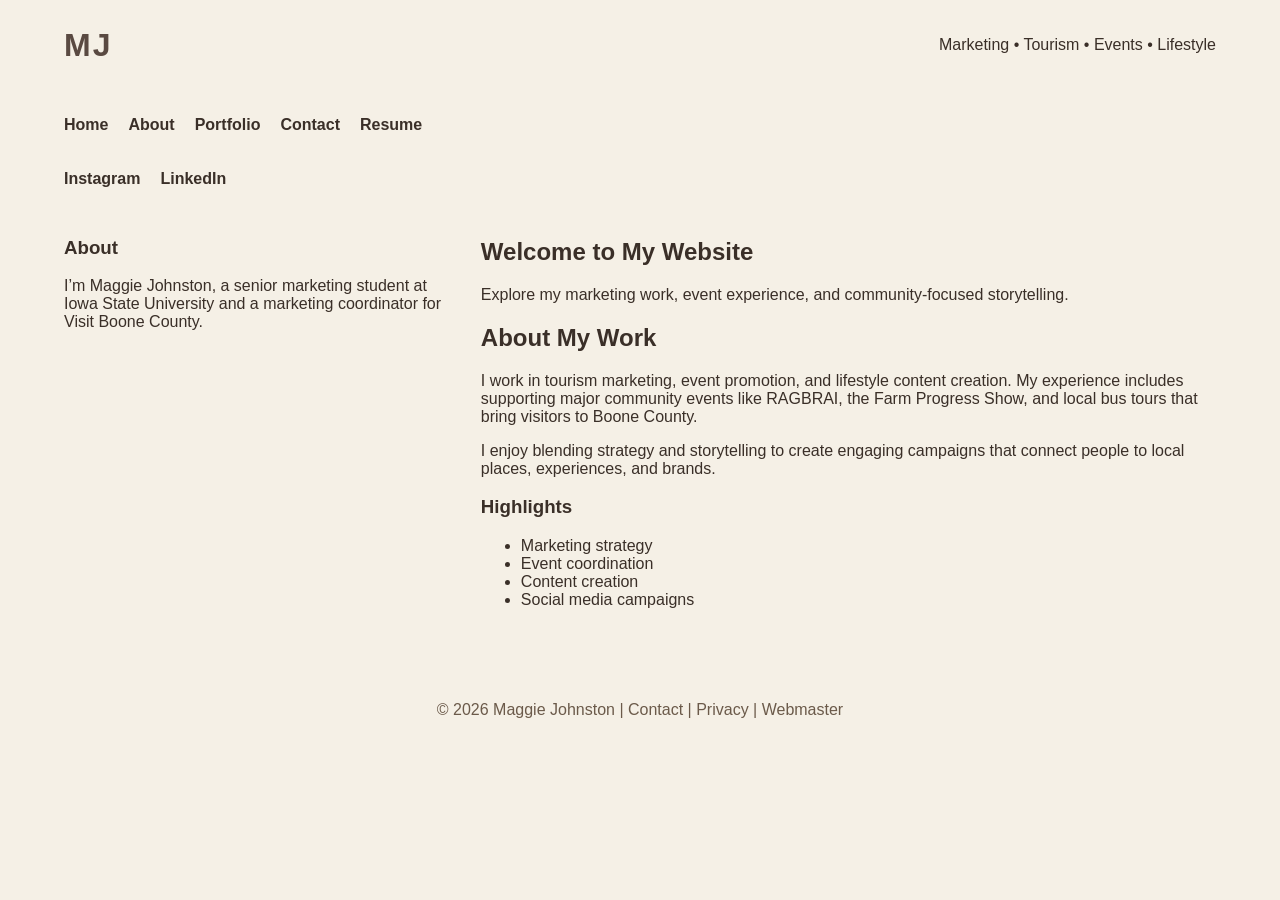
<file: index.html>
<!DOCTYPE html>
<html lang="en">
<head>
    <meta charset="UTF-8">
    <meta name="viewport" content="width=device-width, initial-scale=1.0">
    <title>Maggie Johnston | Home</title>
    <link rel="stylesheet" href="style.css">
    <script src="nav.js" defer></script>
</head>

<body>
    <div class="page-wrapper">

        <header class="masthead">
            <div class="logo-box">
                <div class="logo">MJ</div>
            </div>
            <div class="masthead-copy">
                <p>Marketing • Tourism • Events • Lifestyle</p>
            </div>
        </header>

        <nav id="primary-nav" class="primary-nav"></nav>
        <nav id="secondary-nav" class="secondary-nav"></nav>

        <main class="home-layout">
            <aside class="left-rail">
                <h3>About</h3>
                <p>I’m Maggie Johnston, a senior marketing student at Iowa State University and a marketing coordinator for Visit Boone County.</p>
            </aside>

            <section class="main-panel">
                <div class="hero-card">
                    <h1>Welcome to My Website</h1>
                    <p>Explore my marketing work, event experience, and community-focused storytelling.</p>
                </div>

                <div class="content-grid">
                    <article class="feature-copy">
                        <h2>About My Work</h2>
                        <p>
                            I work in tourism marketing, event promotion, and lifestyle content creation.
                            My experience includes supporting major community events like RAGBRAI, the
                            Farm Progress Show, and local bus tours that bring visitors to Boone County.
                        </p>
                        <p>
                            I enjoy blending strategy and storytelling to create engaging campaigns that
                            connect people to local places, experiences, and brands.
                        </p>
                    </article>

                    <aside class="info-panel">
                        <h3>Highlights</h3>
                        <ul>
                            <li>Marketing strategy</li>
                            <li>Event coordination</li>
                            <li>Content creation</li>
                            <li>Social media campaigns</li>
                        </ul>
                    </aside>
                </div>
            </section>
        </main>

        <footer>
            <p>&copy; 2026 Maggie Johnston | Contact | Privacy | Webmaster</p>
        </footer>

    </div>
</body>
</html>
</file>
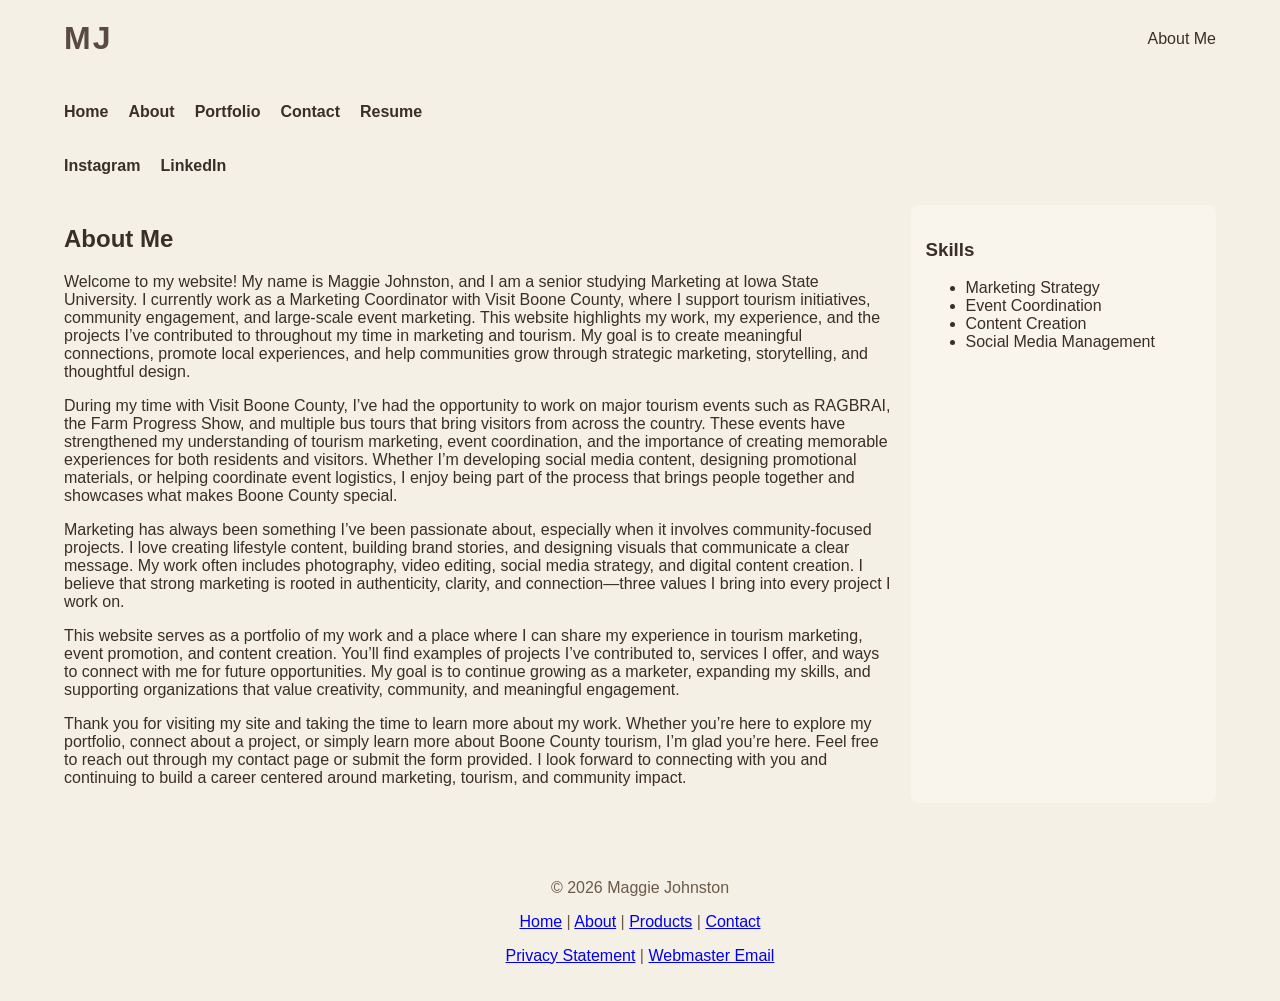
<file: about.html>
<!DOCTYPE html>
<html lang="en">
<head>
    <meta charset="UTF-8">
    <meta name="viewport" content="width=device-width, initial-scale=1.0">
    <title>About Me</title>
    <link rel="stylesheet" href="style.css">
    <script src="nav.js" defer></script>
</head>

<body>
<div class="page-wrapper">

<header>
    <div class="logo">MJ</div>
    <div class="info-graphics">About Me</div>
</header>

<nav id="primary-nav"></nav>
<nav id="secondary-nav"></nav>

<main>
    <section class="content">
        <h1>About Me</h1>
       <p>
Welcome to my website! My name is Maggie Johnston, and I am a senior studying Marketing at Iowa State University. I currently work as a Marketing Coordinator with Visit Boone County, where I support tourism initiatives, community engagement, and large‑scale event marketing. This website highlights my work, my experience, and the projects I’ve contributed to throughout my time in marketing and tourism. My goal is to create meaningful connections, promote local experiences, and help communities grow through strategic marketing, storytelling, and thoughtful design.
</p>

<p>
During my time with Visit Boone County, I’ve had the opportunity to work on major tourism events such as RAGBRAI, the Farm Progress Show, and multiple bus tours that bring visitors from across the country. These events have strengthened my understanding of tourism marketing, event coordination, and the importance of creating memorable experiences for both residents and visitors. Whether I’m developing social media content, designing promotional materials, or helping coordinate event logistics, I enjoy being part of the process that brings people together and showcases what makes Boone County special.
</p>

<p>
Marketing has always been something I’ve been passionate about, especially when it involves community‑focused projects. I love creating lifestyle content, building brand stories, and designing visuals that communicate a clear message. My work often includes photography, video editing, social media strategy, and digital content creation. I believe that strong marketing is rooted in authenticity, clarity, and connection—three values I bring into every project I work on.
</p>

<p>
This website serves as a portfolio of my work and a place where I can share my experience in tourism marketing, event promotion, and content creation. You’ll find examples of projects I’ve contributed to, services I offer, and ways to connect with me for future opportunities. My goal is to continue growing as a marketer, expanding my skills, and supporting organizations that value creativity, community, and meaningful engagement.
</p>

<p>
Thank you for visiting my site and taking the time to learn more about my work. Whether you’re here to explore my portfolio, connect about a project, or simply learn more about Boone County tourism, I’m glad you’re here. Feel free to reach out through my contact page or submit the form provided. I look forward to connecting with you and continuing to build a career centered around marketing, tourism, and community impact.
</p>
    </section>

    <aside class="sidebar">
        <h3>Skills</h3>
        <ul>
            <li>Marketing Strategy</li>
            <li>Event Coordination</li>
            <li>Content Creation</li>
            <li>Social Media Management</li>
        </ul>
    </aside>
</main>

<footer>
    <p>&copy; 2026 Maggie Johnston</p>
    <p>
        <a href="index.html">Home</a> |
        <a href="about.html">About</a> |
        <a href="products.html">Products</a> |
        <a href="contact.html">Contact</a>
    </p>
    <p>
        <a href="#">Privacy Statement</a> |
        <a href="mailto:webmaster@yourdomain.com">Webmaster Email</a>
    </p>
</footer>


</div>
</body>
</html>
</file>
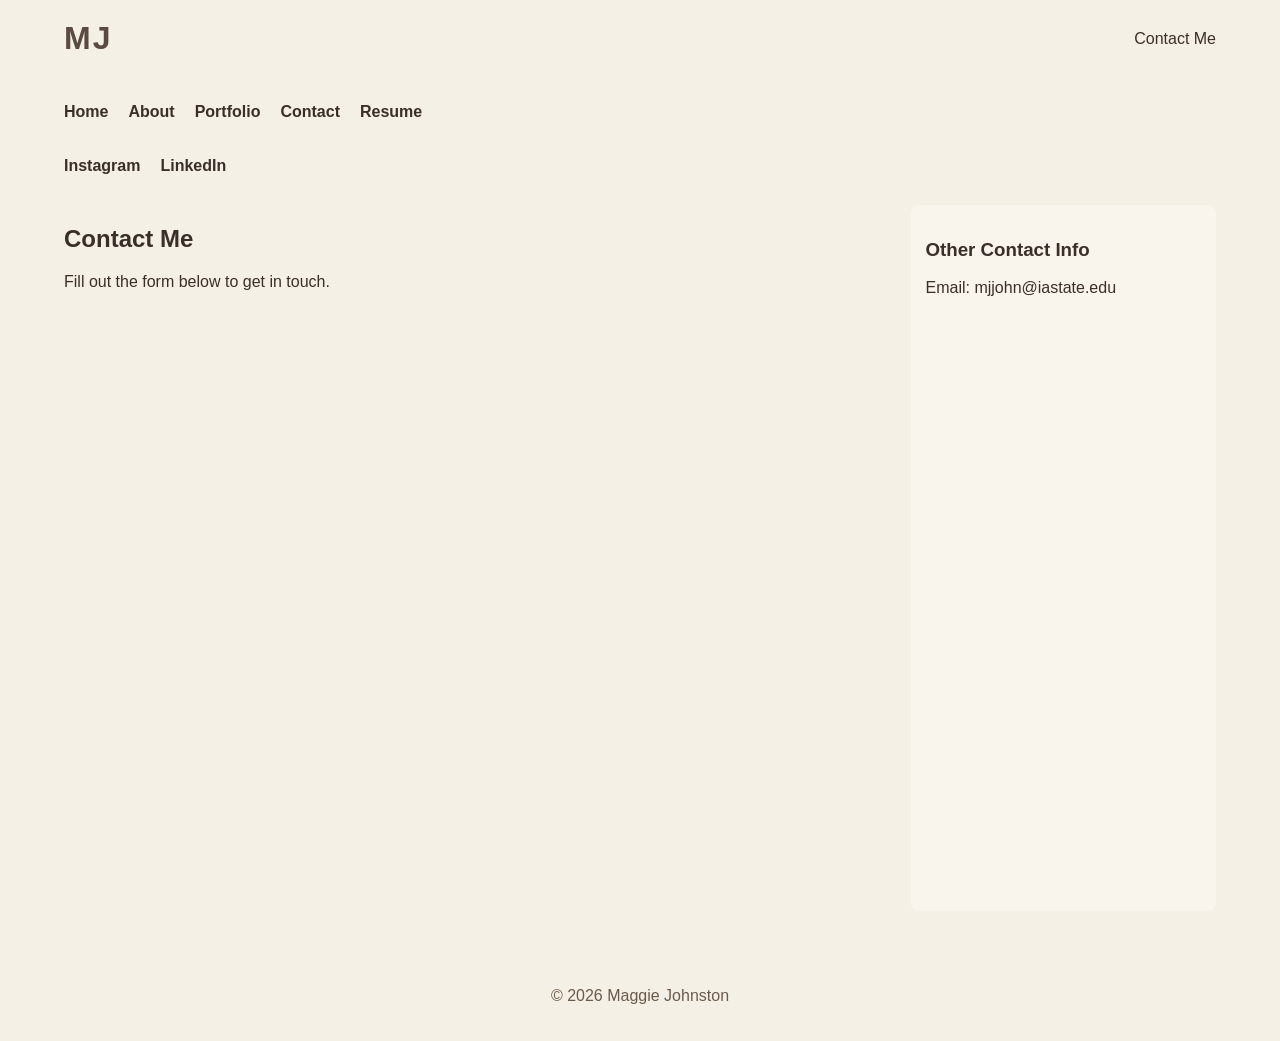
<file: contact.html>
<!DOCTYPE html>
<html lang="en">
<head>
    <meta charset="UTF-8">
    <meta name="viewport" content="width=device-width, initial-scale=1.0">
    <title>Contact</title>
    <link rel="stylesheet" href="style.css">
    <script src="nav.js" defer></script>
</head>

<body>
<div class="page-wrapper">

<header>
    <div class="logo">MJ</div>
    <div class="info-graphics">Contact Me</div>
</header>

<nav id="primary-nav"></nav>
<nav id="secondary-nav"></nav>

<main>
    <section class="content">
        <h1>Contact Me</h1>
        <p>Fill out the form below to get in touch.</p>

        <!-- Replace YOUR_FORM_LINK with your actual Google Form embed link -->
        <iframe src="https://docs.google.com/forms/d/e/1FAIpQLSedWYI9Rm17_4P029QakPzzxucPjKlMfZ_YCyDbh3V1CCTyTw/viewform?usp=publish-editor"
                width="100%" height="600" frameborder="0" marginheight="0" marginwidth="0">
            Loading…
        </iframe>
    </section>

    <aside class="sidebar">
        <h3>Other Contact Info</h3>
        <p>Email: mjjohn@iastate.edu</p>
    </aside>
</main>

<footer>
    <p>&copy; 2026 Maggie Johnston</p>
</footer>

</div>
</body>
</html>
</file>
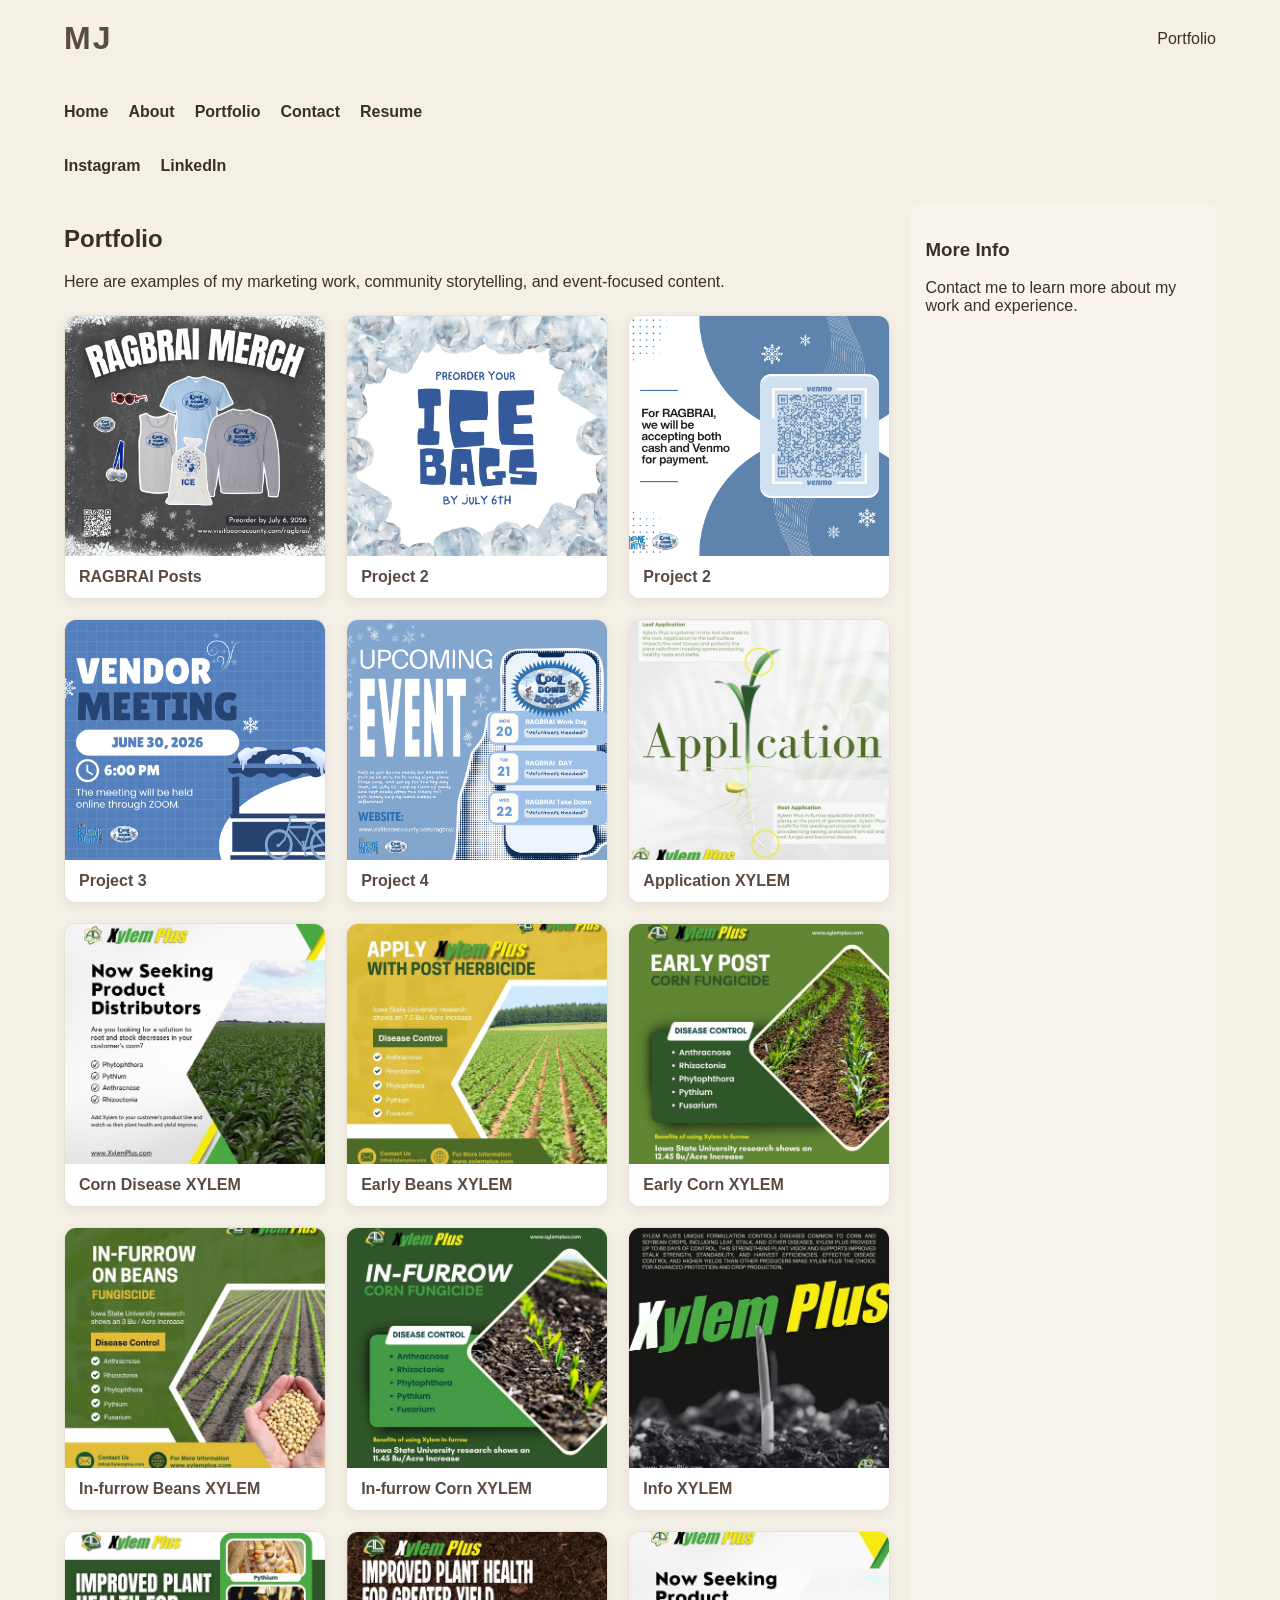
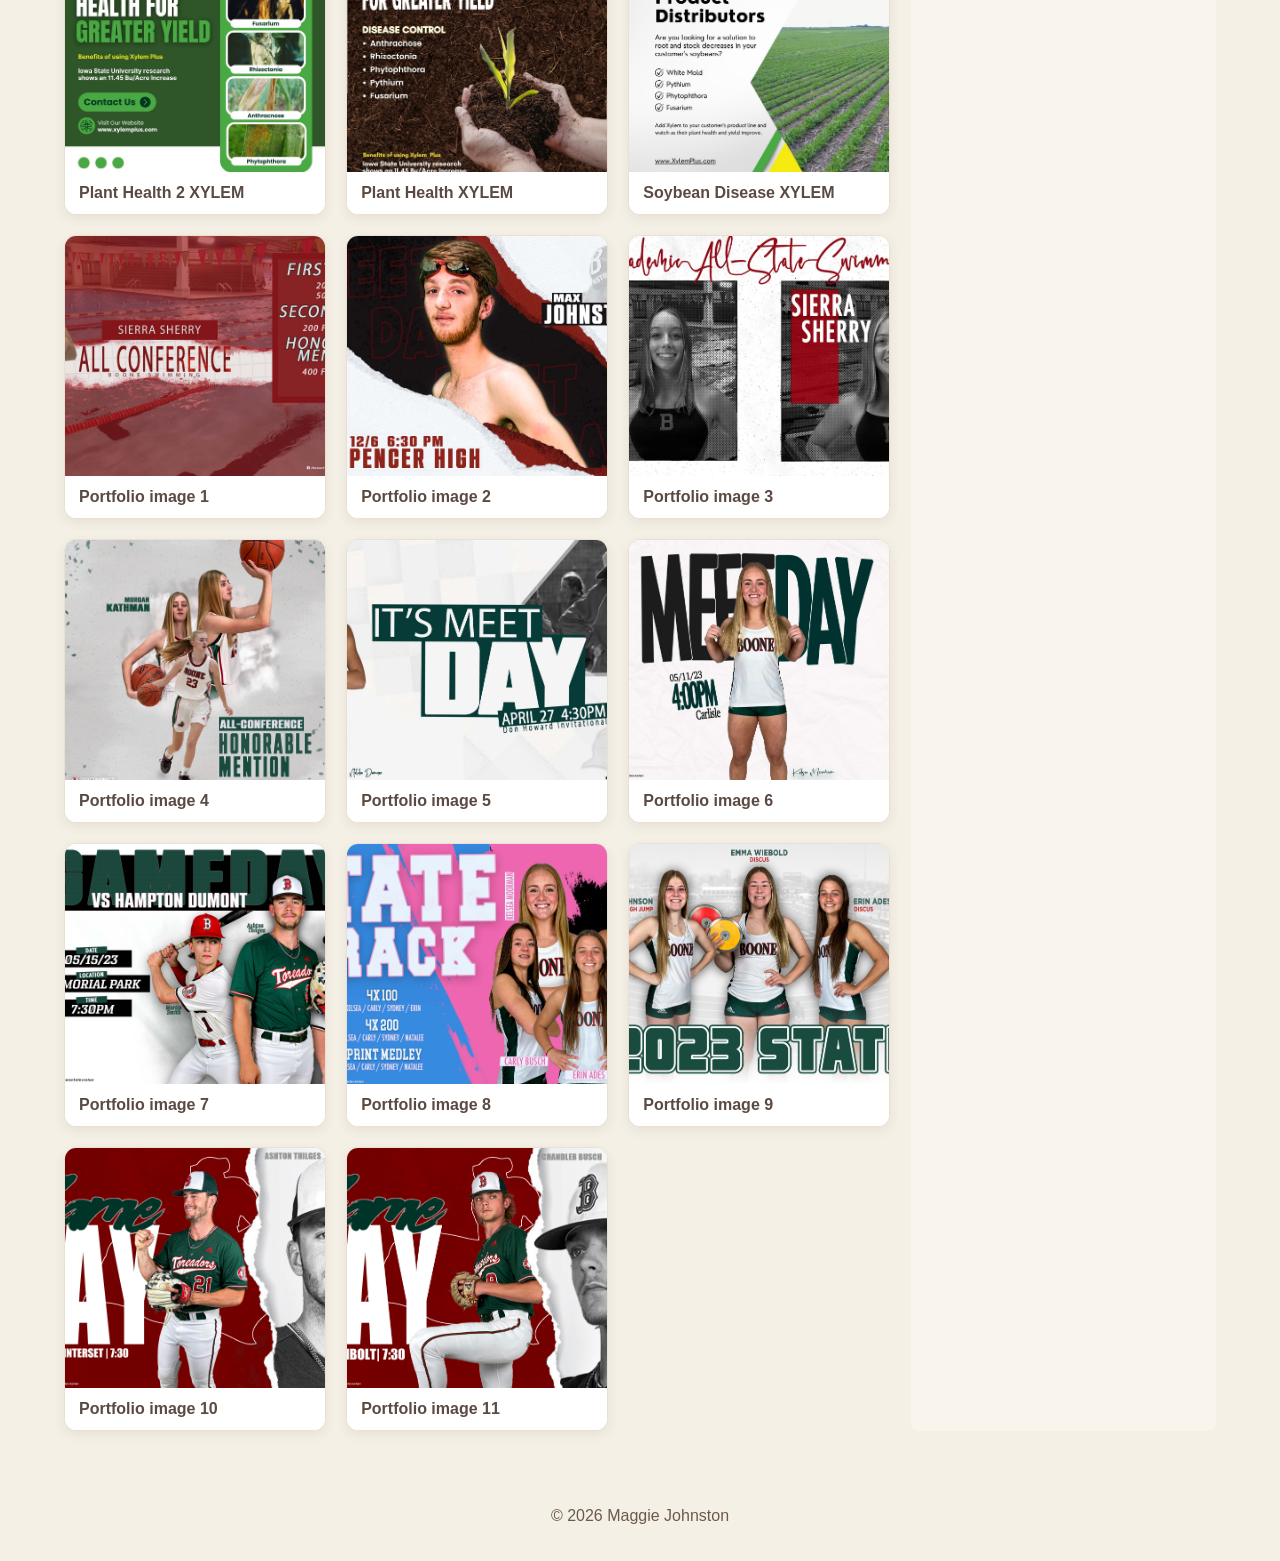
<file: products.html>
<!DOCTYPE html>
<html lang="en">
<head>
    <meta charset="UTF-8">
    <meta name="viewport" content="width=device-width, initial-scale=1.0">
    <title>Portfolio</title>
    <link rel="stylesheet" href="style.css">
    <script src="nav.js" defer></script>
</head>

<body>
<div class="page-wrapper">

<header>
    <div class="logo">MJ</div>
    <div class="info-graphics">Portfolio</div>
</header>

<nav id="primary-nav"></nav>
<nav id="secondary-nav"></nav>

<main>
    <section class="content portfolio-section">
        <h1>Portfolio</h1>
        <p class="portfolio-intro">Here are examples of my marketing work, community storytelling, and event-focused content.</p>

        <div class="portfolio-gallery">
            <figure class="portfolio-item">
                <img src="./RAGBRAI%20POSTS.png" alt="RAGBRAI social media posts" loading="lazy">
                <figcaption>RAGBRAI Posts</figcaption>
            </figure>
            <figure class="portfolio-item">
                <img src="2%20copy.png" alt="Project 2 copy" loading="lazy">
                <figcaption>Project 2</figcaption>
            </figure>
            <figure class="portfolio-item">
                <img src="2.png" alt="Project 2" loading="lazy">
                <figcaption>Project 2</figcaption>
            </figure>
            <figure class="portfolio-item">
                <img src="3.png" alt="Project 3" loading="lazy">
                <figcaption>Project 3</figcaption>
            </figure>
            <figure class="portfolio-item">
                <img src="4.png" alt="Project 4" loading="lazy">
                <figcaption>Project 4</figcaption>
            </figure>
            <figure class="portfolio-item">
                <img src="Application%20XYLEM.jpg" alt="Application XYLEM" loading="lazy">
                <figcaption>Application XYLEM</figcaption>
            </figure>
            <figure class="portfolio-item">
                <img src="Corn%20Dis%20XYLEM.jpg" alt="Corn Disease XYLEM" loading="lazy">
                <figcaption>Corn Disease XYLEM</figcaption>
            </figure>
            <figure class="portfolio-item">
                <img src="Early%20Beans%20XYLEM.jpg" alt="Early Beans XYLEM" loading="lazy">
                <figcaption>Early Beans XYLEM</figcaption>
            </figure>
            <figure class="portfolio-item">
                <img src="Early%20Corn%20XYLEM.jpg" alt="Early Corn XYLEM" loading="lazy">
                <figcaption>Early Corn XYLEM</figcaption>
            </figure>
            <figure class="portfolio-item">
                <img src="In-furrow%20Beans%20XYLEM.jpg" alt="In-furrow Beans XYLEM" loading="lazy">
                <figcaption>In-furrow Beans XYLEM</figcaption>
            </figure>
            <figure class="portfolio-item">
                <img src="In-furrow%20corn%20XYLEM.jpg" alt="In-furrow Corn XYLEM" loading="lazy">
                <figcaption>In-furrow Corn XYLEM</figcaption>
            </figure>
            <figure class="portfolio-item">
                <img src="Info%20XYLEM.jpg" alt="Info XYLEM" loading="lazy">
                <figcaption>Info XYLEM</figcaption>
            </figure>
            <figure class="portfolio-item">
                <img src="Plant%20health%202%20XYLEM.jpg" alt="Plant Health 2 XYLEM" loading="lazy">
                <figcaption>Plant Health 2 XYLEM</figcaption>
            </figure>
            <figure class="portfolio-item">
                <img src="Plant%20health%20XYLEM.jpg" alt="Plant Health XYLEM" loading="lazy">
                <figcaption>Plant Health XYLEM</figcaption>
            </figure>
            <figure class="portfolio-item">
                <img src="Soybean%20Dis%20XYLEM.jpg" alt="Soybean Disease XYLEM" loading="lazy">
                <figcaption>Soybean Disease XYLEM</figcaption>
            </figure>
            <figure class="portfolio-item">
                <img src="313967939_2346420528867176_8609379653531582930_n.jpg" alt="Portfolio image 1" loading="lazy">
                <figcaption>Portfolio image 1</figcaption>
            </figure>
            <figure class="portfolio-item">
                <img src="318561315_2375709192604976_3476426223770028831_n.jpg" alt="Portfolio image 2" loading="lazy">
                <figcaption>Portfolio image 2</figcaption>
            </figure>
            <figure class="portfolio-item">
                <img src="326423388_726903552377241_3903065308634771896_n.jpg" alt="Portfolio image 3" loading="lazy">
                <figcaption>Portfolio image 3</figcaption>
            </figure>
            <figure class="portfolio-item">
                <img src="334090185_744531157199753_4625611612567934002_n.jpg" alt="Portfolio image 4" loading="lazy">
                <figcaption>Portfolio image 4</figcaption>
            </figure>
            <figure class="portfolio-item">
                <img src="343073105_1372515396922541_2952057938819735298_n.jpg" alt="Portfolio image 5" loading="lazy">
                <figcaption>Portfolio image 5</figcaption>
            </figure>
            <figure class="portfolio-item">
                <img src="345037957_774918834248641_8411807776494120147_n.jpg" alt="Portfolio image 6" loading="lazy">
                <figcaption>Portfolio image 6</figcaption>
            </figure>
            <figure class="portfolio-item">
                <img src="347119832_778899377140453_1620187381478101195_n.jpg" alt="Portfolio image 7" loading="lazy">
                <figcaption>Portfolio image 7</figcaption>
            </figure>
            <figure class="portfolio-item">
                <img src="347444126_1921260084923764_385639934871981754_n.jpg" alt="Portfolio image 8" loading="lazy">
                <figcaption>Portfolio image 8</figcaption>
            </figure>
            <figure class="portfolio-item">
                <img src="347800173_555537619840096_6242542050888193316_n.jpg" alt="Portfolio image 9" loading="lazy">
                <figcaption>Portfolio image 9</figcaption>
            </figure>
            <figure class="portfolio-item">
                <img src="349187037_706761051219527_5052456673942286113_n.jpg" alt="Portfolio image 10" loading="lazy">
                <figcaption>Portfolio image 10</figcaption>
            </figure>
            <figure class="portfolio-item">
                <img src="356803961_1003089657764290_1853589876872682362_n.jpg" alt="Portfolio image 11" loading="lazy">
                <figcaption>Portfolio image 11</figcaption>
            </figure>
        </div>
    </section>

    <aside class="sidebar">
        <h3>More Info</h3>
        <p>Contact me to learn more about my work and experience.</p>
    </aside>
</main>

<footer>
    <p>&copy; 2026 Maggie Johnston</p>
</footer>

</div>
</body>
</html>
</file>
<file: style.css>
/* Global */
body {
    margin: 0;
    font-family: Arial, sans-serif;
    background-color: #f5f0e6; /* beige */
    color: #3a2f28;
}

.page-wrapper {
    width: 90%;
    margin: auto;
}

/* Header */
header {
    display: flex;
    justify-content: space-between;
    padding: 20px 0;
    align-items: center;
}

.logo {
    font-size: 32px;
    font-weight: 700;
    letter-spacing: 2px;
    color: #5a4a42;
}

/* Navigation */
nav ul {
    list-style: none;
    display: flex;
    gap: 20px;
    padding: 10px 0;
    flex-wrap: wrap;
}

nav a {
    text-decoration: none;
    color: #3a2f28;
    font-weight: bold;
}

nav a:hover {
    color: #8b6f47;
}

/* Hero */
.hero {
    background: #e8dfd3;
    padding: 40px;
    text-align: center;
    border-radius: 8px;
}

/* Layout */
main {
    display: flex;
    gap: 20px;
    margin-top: 20px;
}

.content {
    flex: 3;
}

.sidebar {
    flex: 1;
    background: #f9f4ec;
    padding: 15px;
    border-radius: 8px;
}

/* Products */
.product-grid {
    display: flex;
    gap: 20px;
}

.product-card {
    background: #fff;
    padding: 20px;
    border-radius: 8px;
    flex: 1;
}

/* Portfolio gallery */
.portfolio-section {
    width: 100%;
}

.portfolio-gallery {
    display: grid;
    grid-template-columns: repeat(auto-fit, minmax(220px, 1fr));
    gap: 20px;
    margin-top: 24px;
}

.portfolio-item {
    margin: 0;
    background: #fff;
    border-radius: 12px;
    overflow: hidden;
    box-shadow: 0 4px 12px rgba(58, 47, 40, 0.08);
    border: 1px solid #e9e0d2;
}

.portfolio-item img {
    display: block;
    width: 100%;
    height: 240px;
    object-fit: cover;
    background: #f3eee7;
}

.portfolio-item figcaption {
    padding: 12px 14px;
    font-weight: 700;
    color: #5a4a42;
    background: #fff;
}

.portfolio-intro {
    margin-bottom: 20px;
}

/* Footer */
footer {
    margin-top: 40px;
    padding: 20px 0;
    text-align: center;
    color: #6b5a4a;
}

/* Responsive */
@media (max-width: 768px) {
    main {
        flex-direction: column;
    }
    .product-grid {
        flex-direction: column;
    }
    .portfolio-gallery {
        grid-template-columns: 1fr;
    }
}

.hero {
    background: url(.hero {
    background: #e8dfd3;
}
) center/cover no-repeat;
    padding: 40px;
    text-align: center;
    border-radius: 8px;
    color: #3a2f28;
}

.sidebar {
    position: sticky;
    top: 20px;
}
</file>
